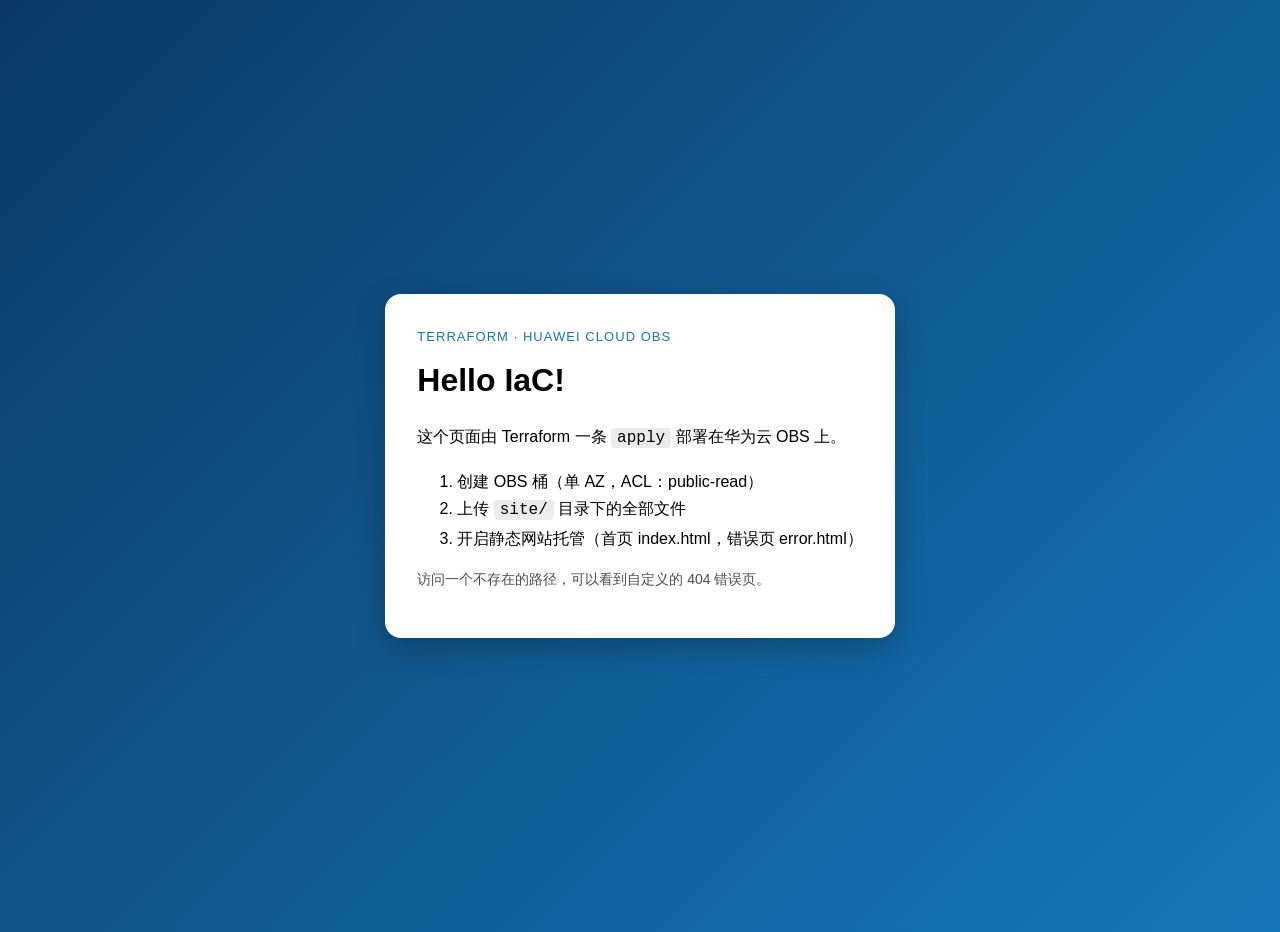
<file: site/index.html>
<!DOCTYPE html>
<html lang="zh-CN">
<head>
  <meta charset="utf-8">
  <meta name="viewport" content="width=device-width, initial-scale=1">
  <title>Hello IaC · 华为云 OBS 静态网站</title>
  <link rel="stylesheet" href="style.css">
</head>
<body>
  <main class="card">
    <p class="tag">Terraform · Huawei Cloud OBS</p>
    <h1>Hello IaC!</h1>
    <p>这个页面由 Terraform 一条 <code>apply</code> 部署在华为云 OBS 上。</p>
    <ol>
      <li>创建 OBS 桶（单 AZ，ACL：public-read）</li>
      <li>上传 <code>site/</code> 目录下的全部文件</li>
      <li>开启静态网站托管（首页 index.html，错误页 error.html）</li>
    </ol>
    <p class="muted">访问一个不存在的路径，可以看到自定义的 404 错误页。</p>
  </main>
</body>
</html>
</file>
<file: site/style.css>
:root { color-scheme: light dark; }
body { margin: 0; min-height: 100vh; display: grid; place-items: center; padding: 16px;
       font: 16px/1.7 -apple-system, "Segoe UI", "PingFang SC", "Microsoft YaHei", sans-serif;
       background: linear-gradient(135deg, #0b3a67, #1677b8); }
.card { max-width: 560px; background: Canvas; color: CanvasText; border-radius: 16px; padding: 32px; box-shadow: 0 10px 30px rgba(0,0,0,.25); }
.tag { margin: 0; font-size: 13px; letter-spacing: .08em; color: #1677b8; text-transform: uppercase; }
h1 { margin: 4px 0 12px; }
code { background: rgba(127,127,127,.15); padding: 1px 6px; border-radius: 4px; }
.muted { opacity: .7; font-size: 14px; }
</file>
